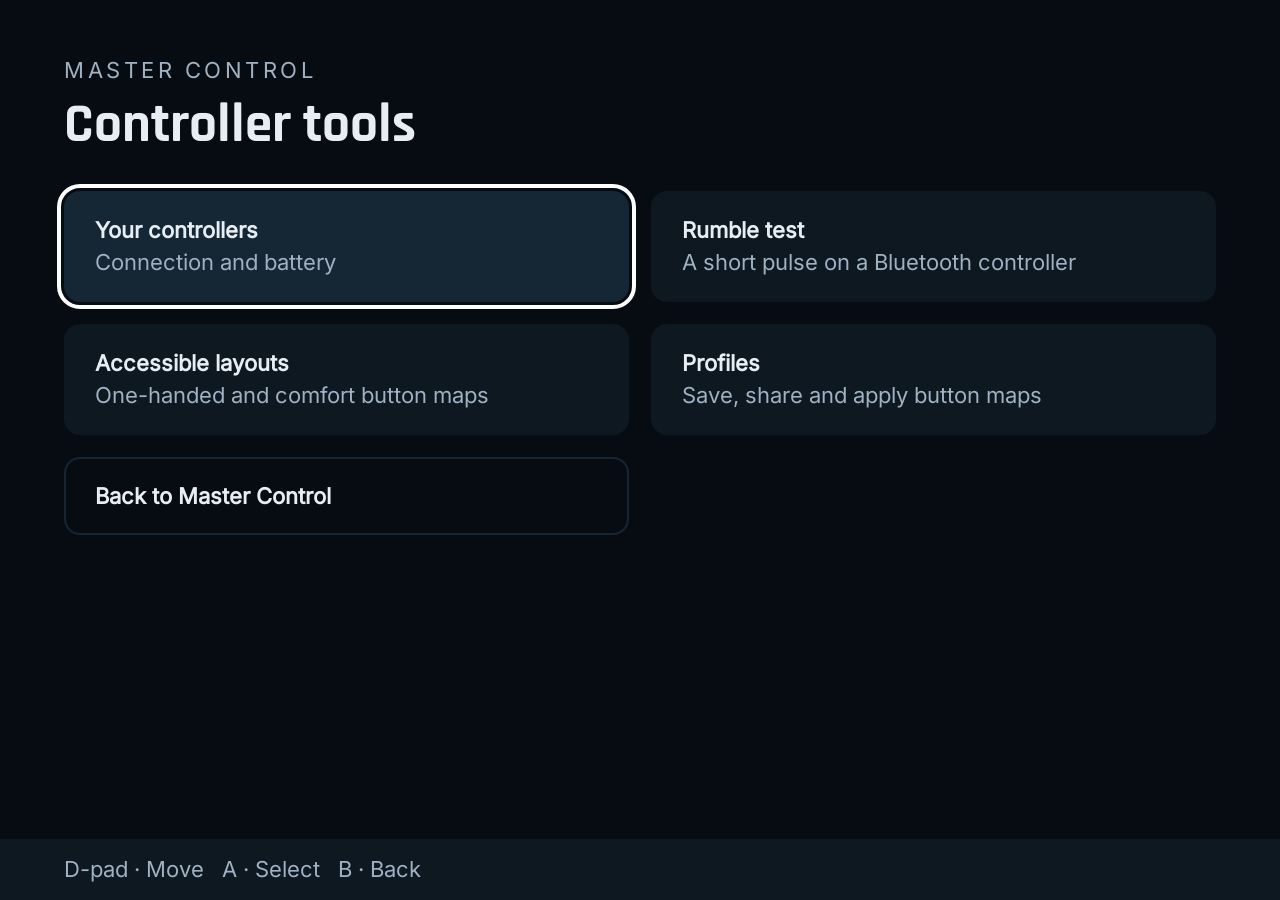
<file: web/tools/index.html>
<!doctype html><html lang="en"><head><meta charset="utf-8"><meta name="viewport" content="width=device-width,initial-scale=1"><meta http-equiv="Content-Security-Policy" content="default-src 'none'; script-src 'self'; style-src 'self'; font-src 'self'; img-src 'self'; connect-src 'none'; base-uri 'none'; form-action 'none'; object-src 'none'"><title>Master Control · Controller tools</title><link rel="stylesheet" href="info/tokens.css"><link rel="stylesheet" href="tools.css"></head><body><main id="content"><p class="eyebrow">MASTER CONTROL</p><h1>Controller tools</h1><nav class="tools">
<a class="tool" href="info/"><strong>Your controllers</strong><span>Connection and battery</span></a>
<a class="tool" href="rumble/"><strong>Rumble test</strong><span>A short pulse on a Bluetooth controller</span></a>
<a class="tool" href="layouts/"><strong>Accessible layouts</strong><span>One-handed and comfort button maps</span></a>
<a class="tool" href="profiles/"><strong>Profiles</strong><span>Save, share and apply button maps</span></a>
<a class="tool back" href="/"><strong>Back to Master Control</strong></a>
</nav></main><footer class="hint" id="hint">D-pad · Move   A · Select   B · Back</footer><script src="tools.js"></script></body></html>
</file>
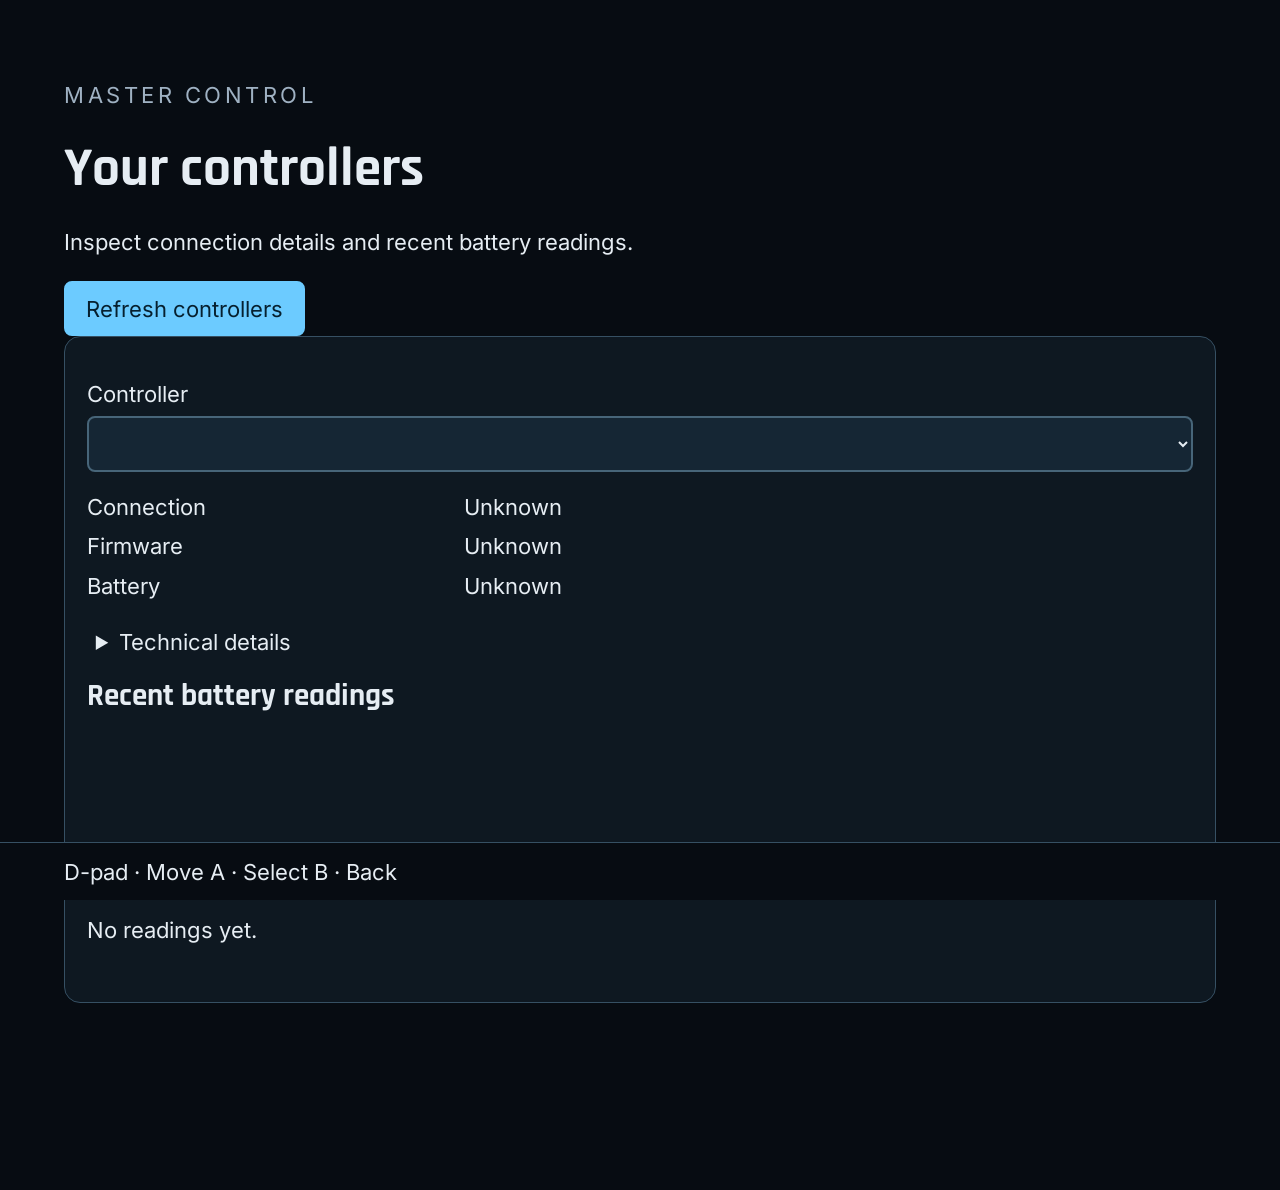
<file: web/tools/info/index.html>
<!doctype html><html lang="en"><head><meta charset="utf-8"><meta name="viewport" content="width=device-width,initial-scale=1"><meta http-equiv="Content-Security-Policy" content="default-src 'none'; script-src 'self'; style-src 'self'; font-src 'self'; img-src 'self'; connect-src 'self'; base-uri 'none'; form-action 'none'; object-src 'none'"><title>Master Control · Your controllers</title><link rel="stylesheet" href="tokens.css"><link rel="stylesheet" href="style.css"><link rel="stylesheet" href="component.css"></head><body><a class="skip" href="#content">Skip to content</a><main id="content"><p class="eyebrow">MASTER CONTROL</p><h1>Your controllers</h1><p>Inspect connection details and recent battery readings.</p><button id="refresh" class="primary">Refresh controllers</button><section class="tile"><label>Controller<select id="pad"></select></label><dl><dt>Connection</dt><dd id="connection">Unknown</dd><dt>Firmware</dt><dd id="firmware">Unknown</dd><dt>Battery</dt><dd id="battery">Unknown</dd></dl><details><summary>Technical details</summary><p id="details">No controller data.</p></details><h2>Recent battery readings</h2><ol class="history" id="history"></ol><p id="result">No readings yet.</p></section><p id="status" role="status" aria-live="polite"></p></main><footer class="hint">D-pad · Move × · Select ○ · Back</footer><script src="../mc-host.js"></script>
<script src="model.js"></script><script src="ui.js"></script><script src="app.js"></script></body></html>
</file>
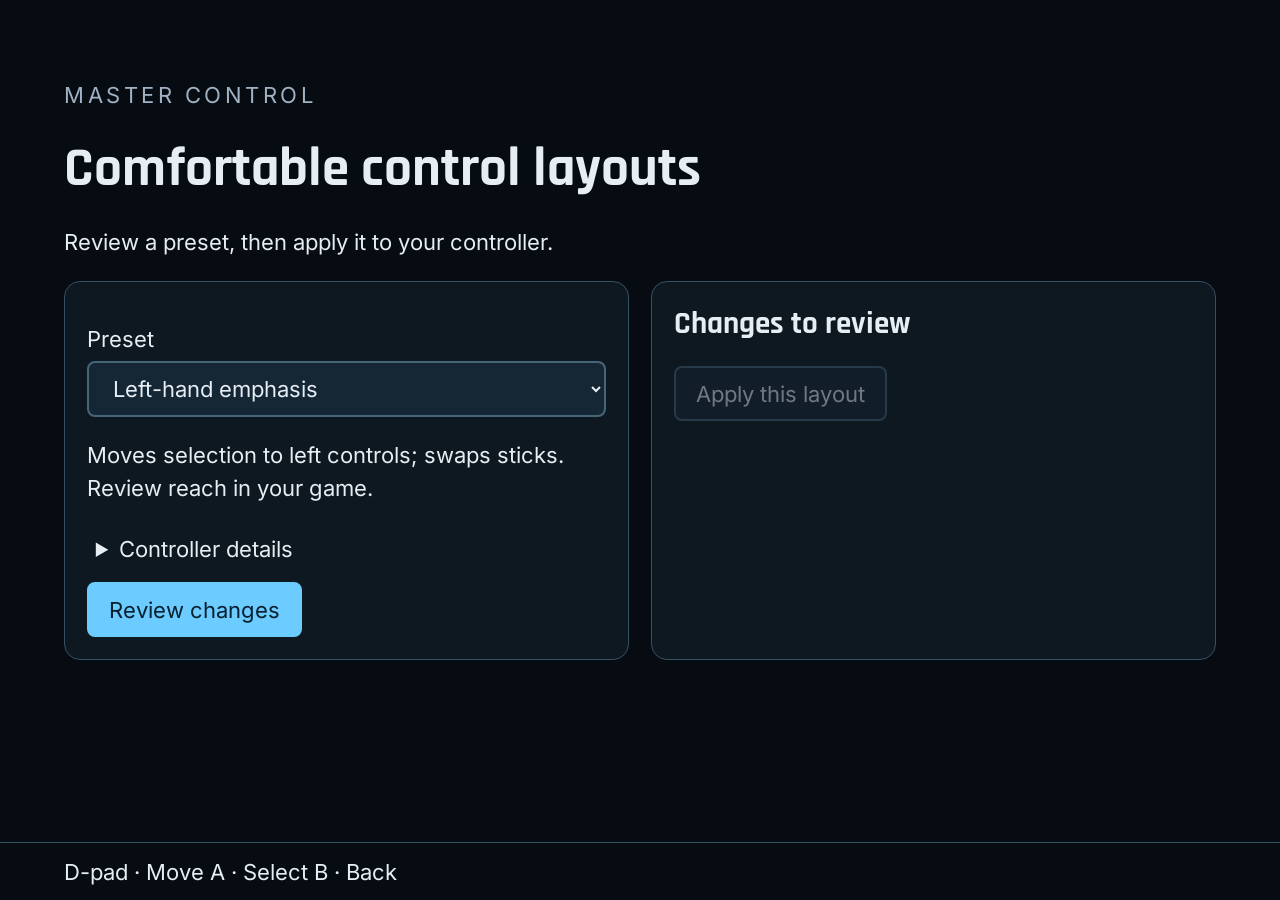
<file: web/tools/layouts/index.html>
<!doctype html><html lang="en"><head><meta charset="utf-8"><meta name="viewport" content="width=device-width,initial-scale=1"><meta http-equiv="Content-Security-Policy" content="default-src 'none'; script-src 'self'; style-src 'self'; font-src 'self'; img-src 'self'; connect-src 'self'; base-uri 'none'; form-action 'none'; object-src 'none'"><title>Master Control · Comfortable control layouts</title><link rel="stylesheet" href="tokens.css"><link rel="stylesheet" href="style.css"><link rel="stylesheet" href="component.css"></head><body><a class="skip" href="#content">Skip to content</a><main id="content"><p class="eyebrow">MASTER CONTROL</p><h1>Comfortable control layouts</h1><p>Review a preset, then apply it to your controller.</p><div class="grid"><section class="tile"><label>Preset<select id="preset"><option value="left">Left-hand emphasis</option><option value="right">Right-hand emphasis</option><option value="shoulders">Lighter face-button reach</option></select></label><p id="description"></p><details><summary>Controller details</summary><label>Controller model code<input id="device" placeholder="VVVV_PPPP" maxlength="9"></label></details><button id="review" class="primary">Review changes</button></section><section class="tile"><h2>Changes to review</h2><ul id="changes"></ul><button id="apply" disabled>Apply this layout</button><p id="result"></p></section></div><p id="status" role="status" aria-live="polite"></p></main><footer class="hint">D-pad · Move × · Select ○ · Back</footer><script src="../mc-host.js"></script>
<script src="model.js"></script><script src="ui.js"></script><script src="app.js"></script></body></html>
</file>
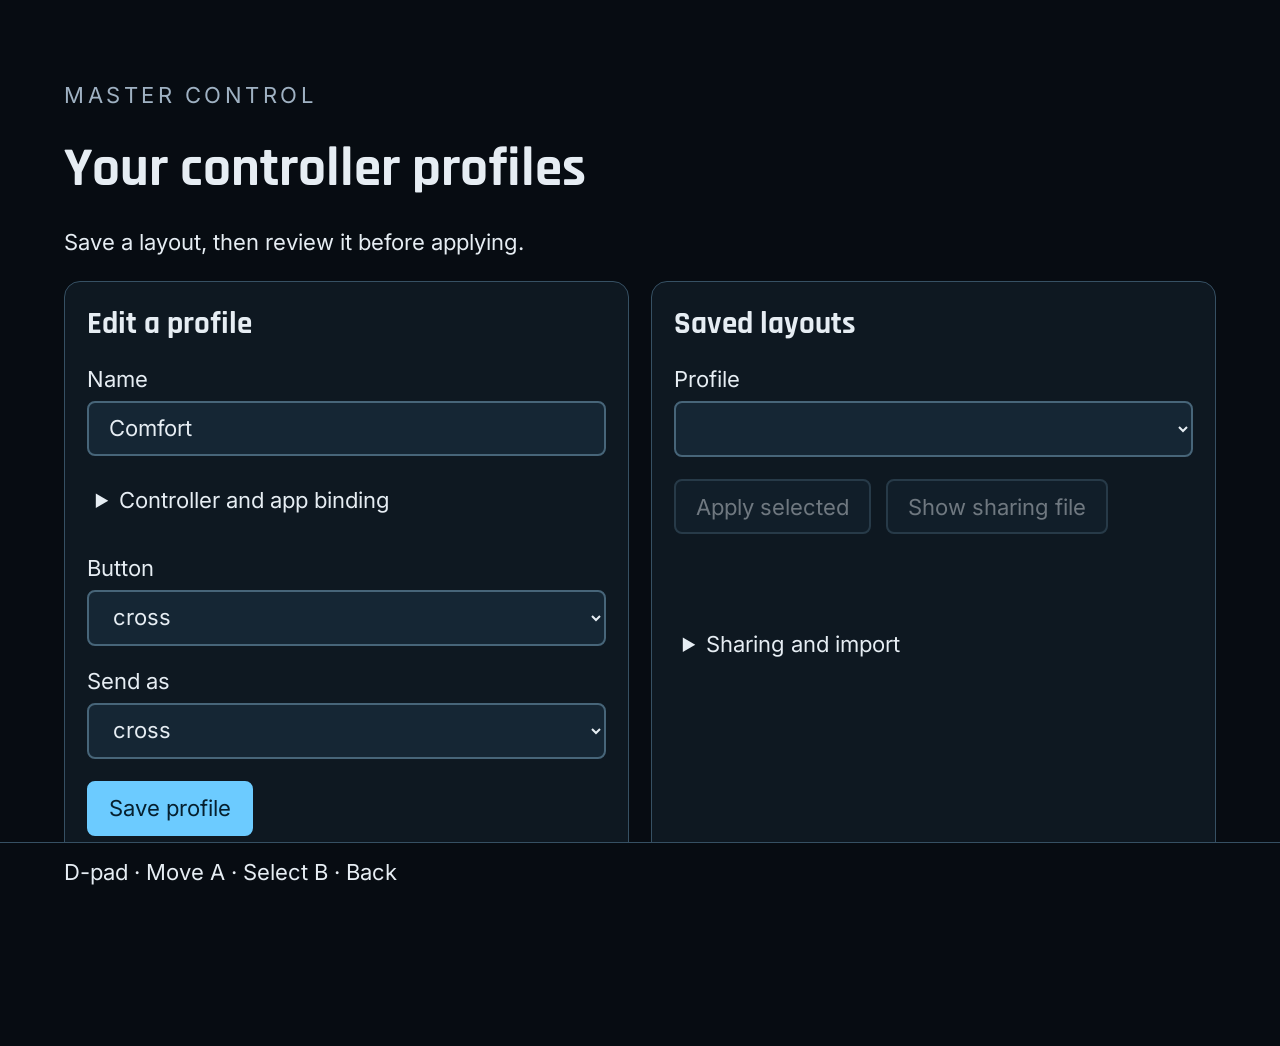
<file: web/tools/profiles/index.html>
<!doctype html><html lang="en"><head><meta charset="utf-8"><meta name="viewport" content="width=device-width,initial-scale=1"><meta http-equiv="Content-Security-Policy" content="default-src 'none'; script-src 'self'; style-src 'self'; font-src 'self'; img-src 'self'; connect-src 'self'; base-uri 'none'; form-action 'none'; object-src 'none'"><title>Master Control · Your controller profiles</title><link rel="stylesheet" href="tokens.css"><link rel="stylesheet" href="style.css"><link rel="stylesheet" href="component.css"></head><body><a class="skip" href="#content">Skip to content</a><main id="content"><p class="eyebrow">MASTER CONTROL</p><h1>Your controller profiles</h1><p>Save a layout, then review it before applying.</p><div class="grid"><section class="tile"><h2>Edit a profile</h2><label>Name<input id="name" maxlength="40" value="Comfort"></label><details><summary>Controller and app binding</summary><label>Controller model code<input id="device" placeholder="VVVV_PPPP" maxlength="9"></label><label>App binding (optional)<input id="app" maxlength="32" placeholder="Installed app ID"></label></details><label>Button<select id="source"><option>cross</option><option>circle</option><option>p1</option><option>l1</option></select></label><label>Send as<select id="target"><option>cross</option><option>r1</option><option>circle</option><option>none</option></select></label><button id="save" class="primary">Save profile</button></section><section class="tile"><h2>Saved layouts</h2><label>Profile<select id="profiles"></select></label><div class="row"><button id="apply">Apply selected</button><button id="share">Show sharing file</button></div><p id="result"></p><details><summary>Sharing and import</summary><label>Profile JSON<textarea id="json" maxlength="12000"></textarea></label><button id="import">Import reviewed profile</button></details></section></div><p id="status" role="status" aria-live="polite"></p></main><footer class="hint">D-pad · Move × · Select ○ · Back</footer><script src="../mc-host.js"></script>
<script src="model.js"></script><script src="ui.js"></script><script src="app.js"></script></body></html>
</file>
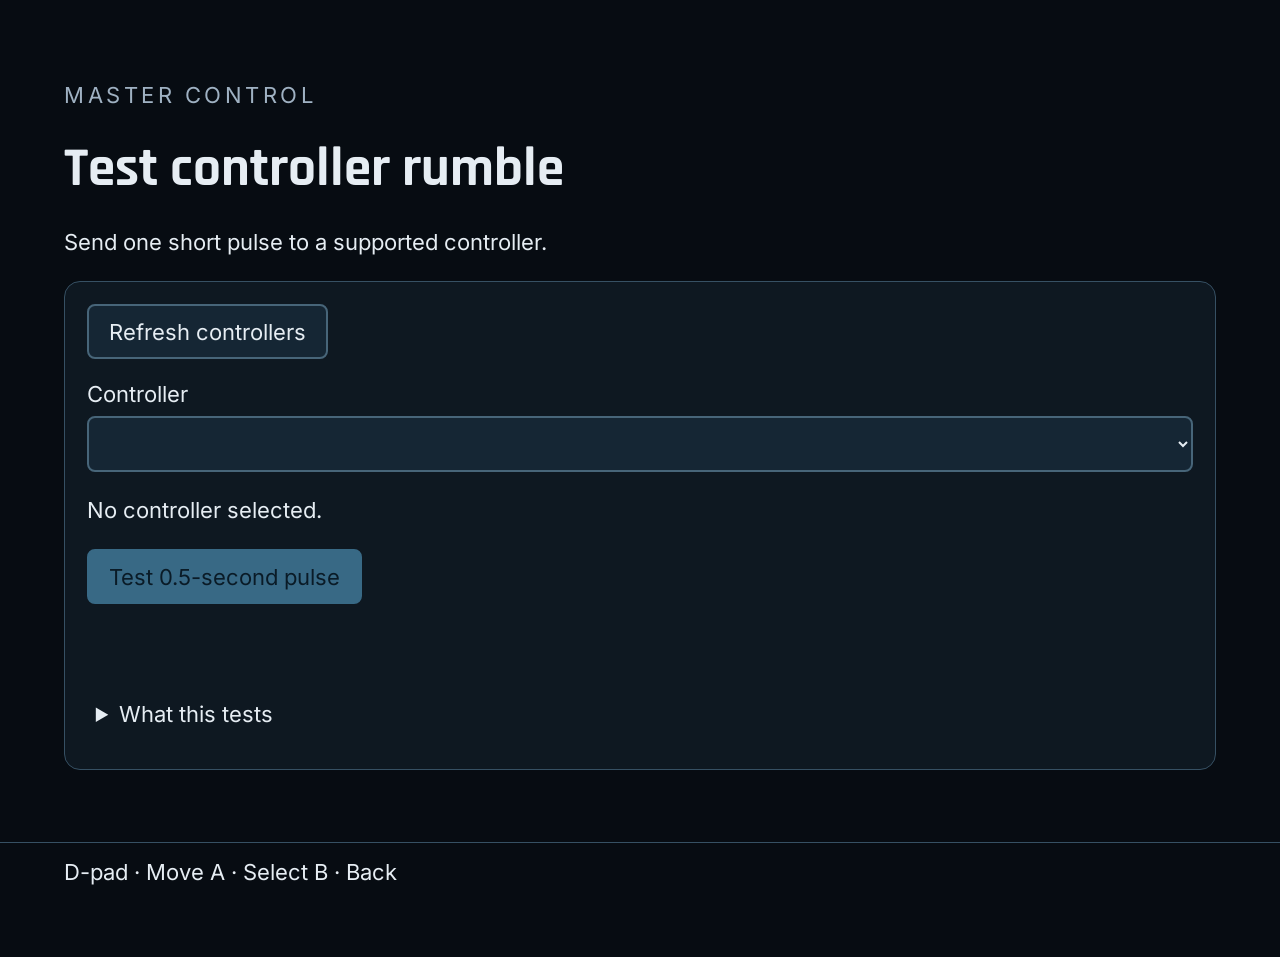
<file: web/tools/rumble/index.html>
<!doctype html><html lang="en"><head><meta charset="utf-8"><meta name="viewport" content="width=device-width,initial-scale=1"><meta http-equiv="Content-Security-Policy" content="default-src 'none'; script-src 'self'; style-src 'self'; font-src 'self'; img-src 'self'; connect-src 'self'; base-uri 'none'; form-action 'none'; object-src 'none'"><title>Master Control · Test controller rumble</title><link rel="stylesheet" href="tokens.css"><link rel="stylesheet" href="style.css"><link rel="stylesheet" href="component.css"></head><body><a class="skip" href="#content">Skip to content</a><main id="content"><p class="eyebrow">MASTER CONTROL</p><h1>Test controller rumble</h1><p>Send one short pulse to a supported controller.</p><section class="tile"><button id="refresh">Refresh controllers</button><label>Controller<select id="pad"></select></label><p id="support">No controller selected.</p><button id="pulse" class="primary" disabled>Test 0.5-second pulse</button><p id="result"></p><details><summary>What this tests</summary><p>This tests ordinary rumble. Adaptive triggers and advanced haptics are not exposed by the current API.</p></details></section><p id="status" role="status" aria-live="polite"></p></main><footer class="hint">D-pad · Move × · Select ○ · Back</footer><script src="../mc-host.js"></script>
<script src="model.js"></script><script src="ui.js"></script><script src="app.js"></script></body></html>
</file>
<file: web/tools/info/tokens.css>
:root{--ob-ground:#070C12;--ob-panel:#0E1821;--ob-panel-raised:#152634;--ob-text:#E6EDF3;--ob-muted:#9FB1C2;--ob-accent:#6CCBFF;--ob-accent-ink:#06202F;--ob-success:#94E8B4;--ob-warning:#FFD28A;--ob-danger:#FFACAB;--ob-focus:#FFFFFF;--ob-space-1:8px;--ob-space-2:16px;--ob-space-3:24px;--ob-space-4:32px;--ob-space-5:48px;--ob-radius:16px;--ob-radius-small:8px;--ob-body-size:22px;--ob-target:56px;--ob-motion-fast:120ms;--ob-elevation:0 4px 0 #00000040;}
@media(prefers-reduced-motion:reduce){:root{--ob-motion-fast:0ms}}
</file>
<file: web/tools/tools.css>
@font-face{font-family:Inter;src:url(info/fonts/inter-latin-400-normal.woff2)}@font-face{font-family:Rajdhani;src:url(info/fonts/rajdhani-latin-700-normal.woff2);font-weight:700}
*{box-sizing:border-box}html{font-size:clamp(22px,1.15vw,44px)}body{background:var(--ob-ground);color:var(--ob-text);font-family:Inter,sans-serif;margin:0;padding:2.6rem 5vw 5rem}
h1{font-family:Rajdhani,sans-serif;font-weight:700;font-size:2.5rem;margin:.3rem 0 1.4rem}.eyebrow{color:var(--ob-muted);letter-spacing:.16em;font-size:1rem;margin:0}
.tools{display:grid;grid-template-columns:repeat(auto-fit,minmax(18rem,1fr));gap:1rem;max-width:60rem}
.tool{display:grid;gap:.3rem;min-height:var(--ob-target);padding:1.1rem 1.3rem;background:var(--ob-panel);border:2px solid transparent;border-radius:var(--ob-radius);color:var(--ob-text);text-decoration:none}
.tool span{color:var(--ob-muted)}.tool.back{background:transparent;border-color:var(--ob-panel-raised)}
.tool:focus{outline:4px solid var(--ob-focus);outline-offset:3px;background:var(--ob-panel-raised)}
.hint{white-space:pre;position:fixed;left:0;right:0;bottom:0;padding:.8rem 5vw;background:var(--ob-panel);color:var(--ob-muted)}
</file>
<file: web/tools/info/style.css>
@font-face{font-family:Inter;src:url(fonts/inter-latin-400-normal.woff2)}@font-face{font-family:Rajdhani;src:url(fonts/rajdhani-latin-700-normal.woff2);font-weight:700}*{box-sizing:border-box}[hidden]{display:none!important}html{font-size:clamp(22px,1.15vw,44px)}body{background:var(--ob-ground);color:var(--ob-text);font-family:Inter,sans-serif;margin:0;padding:2.6rem 5vw 5rem}h1,h2,h3{font-family:Rajdhani,sans-serif;font-weight:700}h1{font-size:2.5rem;margin:.3rem 0}h2{font-size:1.5rem;margin:0 0 1rem}p{line-height:1.5}.eyebrow{color:var(--ob-muted);letter-spacing:.16em;font-size:1rem}.row{display:flex;gap:.7rem;align-items:center;flex-wrap:wrap}.toolbar{display:flex;justify-content:space-between;align-items:center;gap:1rem;margin:1.5rem 0}.grid{display:grid;grid-template-columns:repeat(4,minmax(0,1fr));gap:1rem}button,input,select,textarea{font:inherit;border:2px solid #476579;border-radius:8px;min-height:2.5rem;padding:.55rem .9rem;background:#152634;color:var(--ob-text)}button{cursor:pointer}button.primary{background:var(--ob-accent);color:var(--ob-accent-ink);border-color:var(--ob-accent)}button:disabled{opacity:.45;cursor:default}button:focus,a:focus,input:focus,select:focus{outline:4px solid white;outline-offset:5px}.tile{padding:1rem;background:var(--ob-panel);border:1px solid #365063;border-radius:16px;min-width:0}.tile .open{display:flex;flex-direction:column;align-items:flex-start;gap:.7rem;width:100%;min-height:8.2rem;border:0;text-align:left;background:none;padding:.5rem;overflow:hidden}.tile h2{margin:0;font-size:1.4rem;overflow-wrap:anywhere}.tile small{font-size:1rem;color:var(--ob-muted);max-width:100%;white-space:nowrap;overflow:hidden;text-overflow:ellipsis}.favicon,.initial{width:2.8rem;height:2.8rem;border-radius:10px;display:flex;align-items:center;justify-content:center;background:#234456;font-size:1.6rem;color:#a6e2ff}.tile.selected{border:4px solid #6ccbff;padding:calc(1rem - 3px)}label{display:block;margin:1rem 0}label input,label select,label textarea{display:block;margin-top:.4rem;width:100%}.overlay{position:fixed;inset:0;background:#000a;z-index:10;display:flex;align-items:center;justify-content:center;padding:3rem}.dialog{background:#0e1821;border:2px solid #476579;border-radius:18px;padding:1.5rem;width:min(36rem,90vw);max-height:88vh;overflow:auto}.danger{color:#ffacab}#status{min-height:1.5em;color:#9fb1c2}.hint{position:fixed;bottom:0;left:0;right:0;background:#070c12;border-top:1px solid #365063;padding:.7rem 5vw;font-size:1rem}.empty{padding:2rem;border:1px dashed #476579;border-radius:16px}.error{border:1px solid #ffacab;padding:1rem}.skip{position:fixed;left:1rem;top:-5rem}.skip:focus{top:1rem;background:#070c12;padding:1rem;color:white;z-index:20}@media(max-width:1200px){.grid{grid-template-columns:repeat(3,minmax(0,1fr))}}@media(max-width:850px){.grid{grid-template-columns:repeat(2,minmax(0,1fr))}.toolbar{align-items:flex-start;flex-direction:column}}@media(prefers-reduced-motion:reduce){*{animation:none!important;transition:none!important;scroll-behavior:auto!important}}
</file>
<file: web/tools/info/component.css>
.grid{grid-template-columns:repeat(2,minmax(0,1fr))}.wide{grid-column:1/-1}pre,output{white-space:pre-wrap;overflow-wrap:anywhere;font:inherit}textarea{min-height:5rem}dl{display:grid;grid-template-columns:1fr 2fr;gap:.6rem}dd{margin:0}li{margin:.5rem 0}.history{display:flex;align-items:end;gap:.4rem;height:7rem}.history meter{width:100%;height:1.6rem}.history li{flex:1;list-style:none}#result{min-height:2rem}fieldset{border:1px solid #476579;border-radius:12px}legend{padding:.4rem}.muted{color:#9fb1c2}textarea:focus{outline:4px solid white;outline-offset:5px}summary{min-height:2.5rem;padding:.4rem;cursor:pointer}summary:focus{outline:4px solid white;outline-offset:5px}
</file>
<file: web/tools/layouts/tokens.css>
:root{--ob-ground:#070C12;--ob-panel:#0E1821;--ob-panel-raised:#152634;--ob-text:#E6EDF3;--ob-muted:#9FB1C2;--ob-accent:#6CCBFF;--ob-accent-ink:#06202F;--ob-success:#94E8B4;--ob-warning:#FFD28A;--ob-danger:#FFACAB;--ob-focus:#FFFFFF;--ob-space-1:8px;--ob-space-2:16px;--ob-space-3:24px;--ob-space-4:32px;--ob-space-5:48px;--ob-radius:16px;--ob-radius-small:8px;--ob-body-size:22px;--ob-target:56px;--ob-motion-fast:120ms;--ob-elevation:0 4px 0 #00000040;}
@media(prefers-reduced-motion:reduce){:root{--ob-motion-fast:0ms}}
</file>
<file: web/tools/layouts/style.css>
@font-face{font-family:Inter;src:url(fonts/inter-latin-400-normal.woff2)}@font-face{font-family:Rajdhani;src:url(fonts/rajdhani-latin-700-normal.woff2);font-weight:700}*{box-sizing:border-box}[hidden]{display:none!important}html{font-size:clamp(22px,1.15vw,44px)}body{background:var(--ob-ground);color:var(--ob-text);font-family:Inter,sans-serif;margin:0;padding:2.6rem 5vw 5rem}h1,h2,h3{font-family:Rajdhani,sans-serif;font-weight:700}h1{font-size:2.5rem;margin:.3rem 0}h2{font-size:1.5rem;margin:0 0 1rem}p{line-height:1.5}.eyebrow{color:var(--ob-muted);letter-spacing:.16em;font-size:1rem}.row{display:flex;gap:.7rem;align-items:center;flex-wrap:wrap}.toolbar{display:flex;justify-content:space-between;align-items:center;gap:1rem;margin:1.5rem 0}.grid{display:grid;grid-template-columns:repeat(4,minmax(0,1fr));gap:1rem}button,input,select,textarea{font:inherit;border:2px solid #476579;border-radius:8px;min-height:2.5rem;padding:.55rem .9rem;background:#152634;color:var(--ob-text)}button{cursor:pointer}button.primary{background:var(--ob-accent);color:var(--ob-accent-ink);border-color:var(--ob-accent)}button:disabled{opacity:.45;cursor:default}button:focus,a:focus,input:focus,select:focus{outline:4px solid white;outline-offset:5px}.tile{padding:1rem;background:var(--ob-panel);border:1px solid #365063;border-radius:16px;min-width:0}.tile .open{display:flex;flex-direction:column;align-items:flex-start;gap:.7rem;width:100%;min-height:8.2rem;border:0;text-align:left;background:none;padding:.5rem;overflow:hidden}.tile h2{margin:0;font-size:1.4rem;overflow-wrap:anywhere}.tile small{font-size:1rem;color:var(--ob-muted);max-width:100%;white-space:nowrap;overflow:hidden;text-overflow:ellipsis}.favicon,.initial{width:2.8rem;height:2.8rem;border-radius:10px;display:flex;align-items:center;justify-content:center;background:#234456;font-size:1.6rem;color:#a6e2ff}.tile.selected{border:4px solid #6ccbff;padding:calc(1rem - 3px)}label{display:block;margin:1rem 0}label input,label select,label textarea{display:block;margin-top:.4rem;width:100%}.overlay{position:fixed;inset:0;background:#000a;z-index:10;display:flex;align-items:center;justify-content:center;padding:3rem}.dialog{background:#0e1821;border:2px solid #476579;border-radius:18px;padding:1.5rem;width:min(36rem,90vw);max-height:88vh;overflow:auto}.danger{color:#ffacab}#status{min-height:1.5em;color:#9fb1c2}.hint{position:fixed;bottom:0;left:0;right:0;background:#070c12;border-top:1px solid #365063;padding:.7rem 5vw;font-size:1rem}.empty{padding:2rem;border:1px dashed #476579;border-radius:16px}.error{border:1px solid #ffacab;padding:1rem}.skip{position:fixed;left:1rem;top:-5rem}.skip:focus{top:1rem;background:#070c12;padding:1rem;color:white;z-index:20}@media(max-width:1200px){.grid{grid-template-columns:repeat(3,minmax(0,1fr))}}@media(max-width:850px){.grid{grid-template-columns:repeat(2,minmax(0,1fr))}.toolbar{align-items:flex-start;flex-direction:column}}@media(prefers-reduced-motion:reduce){*{animation:none!important;transition:none!important;scroll-behavior:auto!important}}
</file>
<file: web/tools/layouts/component.css>
.grid{grid-template-columns:repeat(2,minmax(0,1fr))}.wide{grid-column:1/-1}pre,output{white-space:pre-wrap;overflow-wrap:anywhere;font:inherit}textarea{min-height:5rem}dl{display:grid;grid-template-columns:1fr 2fr;gap:.6rem}dd{margin:0}li{margin:.5rem 0}.history{display:flex;align-items:end;gap:.4rem;height:7rem}.history meter{width:100%;height:1.6rem}.history li{flex:1;list-style:none}#result{min-height:2rem}fieldset{border:1px solid #476579;border-radius:12px}legend{padding:.4rem}.muted{color:#9fb1c2}textarea:focus{outline:4px solid white;outline-offset:5px}summary{min-height:2.5rem;padding:.4rem;cursor:pointer}summary:focus{outline:4px solid white;outline-offset:5px}
</file>
<file: web/tools/profiles/tokens.css>
:root{--ob-ground:#070C12;--ob-panel:#0E1821;--ob-panel-raised:#152634;--ob-text:#E6EDF3;--ob-muted:#9FB1C2;--ob-accent:#6CCBFF;--ob-accent-ink:#06202F;--ob-success:#94E8B4;--ob-warning:#FFD28A;--ob-danger:#FFACAB;--ob-focus:#FFFFFF;--ob-space-1:8px;--ob-space-2:16px;--ob-space-3:24px;--ob-space-4:32px;--ob-space-5:48px;--ob-radius:16px;--ob-radius-small:8px;--ob-body-size:22px;--ob-target:56px;--ob-motion-fast:120ms;--ob-elevation:0 4px 0 #00000040;}
@media(prefers-reduced-motion:reduce){:root{--ob-motion-fast:0ms}}
</file>
<file: web/tools/profiles/style.css>
@font-face{font-family:Inter;src:url(fonts/inter-latin-400-normal.woff2)}@font-face{font-family:Rajdhani;src:url(fonts/rajdhani-latin-700-normal.woff2);font-weight:700}*{box-sizing:border-box}[hidden]{display:none!important}html{font-size:clamp(22px,1.15vw,44px)}body{background:var(--ob-ground);color:var(--ob-text);font-family:Inter,sans-serif;margin:0;padding:2.6rem 5vw 5rem}h1,h2,h3{font-family:Rajdhani,sans-serif;font-weight:700}h1{font-size:2.5rem;margin:.3rem 0}h2{font-size:1.5rem;margin:0 0 1rem}p{line-height:1.5}.eyebrow{color:var(--ob-muted);letter-spacing:.16em;font-size:1rem}.row{display:flex;gap:.7rem;align-items:center;flex-wrap:wrap}.toolbar{display:flex;justify-content:space-between;align-items:center;gap:1rem;margin:1.5rem 0}.grid{display:grid;grid-template-columns:repeat(4,minmax(0,1fr));gap:1rem}button,input,select,textarea{font:inherit;border:2px solid #476579;border-radius:8px;min-height:2.5rem;padding:.55rem .9rem;background:#152634;color:var(--ob-text)}button{cursor:pointer}button.primary{background:var(--ob-accent);color:var(--ob-accent-ink);border-color:var(--ob-accent)}button:disabled{opacity:.45;cursor:default}button:focus,a:focus,input:focus,select:focus{outline:4px solid white;outline-offset:5px}.tile{padding:1rem;background:var(--ob-panel);border:1px solid #365063;border-radius:16px;min-width:0}.tile .open{display:flex;flex-direction:column;align-items:flex-start;gap:.7rem;width:100%;min-height:8.2rem;border:0;text-align:left;background:none;padding:.5rem;overflow:hidden}.tile h2{margin:0;font-size:1.4rem;overflow-wrap:anywhere}.tile small{font-size:1rem;color:var(--ob-muted);max-width:100%;white-space:nowrap;overflow:hidden;text-overflow:ellipsis}.favicon,.initial{width:2.8rem;height:2.8rem;border-radius:10px;display:flex;align-items:center;justify-content:center;background:#234456;font-size:1.6rem;color:#a6e2ff}.tile.selected{border:4px solid #6ccbff;padding:calc(1rem - 3px)}label{display:block;margin:1rem 0}label input,label select,label textarea{display:block;margin-top:.4rem;width:100%}.overlay{position:fixed;inset:0;background:#000a;z-index:10;display:flex;align-items:center;justify-content:center;padding:3rem}.dialog{background:#0e1821;border:2px solid #476579;border-radius:18px;padding:1.5rem;width:min(36rem,90vw);max-height:88vh;overflow:auto}.danger{color:#ffacab}#status{min-height:1.5em;color:#9fb1c2}.hint{position:fixed;bottom:0;left:0;right:0;background:#070c12;border-top:1px solid #365063;padding:.7rem 5vw;font-size:1rem}.empty{padding:2rem;border:1px dashed #476579;border-radius:16px}.error{border:1px solid #ffacab;padding:1rem}.skip{position:fixed;left:1rem;top:-5rem}.skip:focus{top:1rem;background:#070c12;padding:1rem;color:white;z-index:20}@media(max-width:1200px){.grid{grid-template-columns:repeat(3,minmax(0,1fr))}}@media(max-width:850px){.grid{grid-template-columns:repeat(2,minmax(0,1fr))}.toolbar{align-items:flex-start;flex-direction:column}}@media(prefers-reduced-motion:reduce){*{animation:none!important;transition:none!important;scroll-behavior:auto!important}}
</file>
<file: web/tools/profiles/component.css>
.grid{grid-template-columns:repeat(2,minmax(0,1fr))}.wide{grid-column:1/-1}pre,output{white-space:pre-wrap;overflow-wrap:anywhere;font:inherit}textarea{min-height:5rem}dl{display:grid;grid-template-columns:1fr 2fr;gap:.6rem}dd{margin:0}li{margin:.5rem 0}.history{display:flex;align-items:end;gap:.4rem;height:7rem}.history meter{width:100%;height:1.6rem}.history li{flex:1;list-style:none}#result{min-height:2rem}fieldset{border:1px solid #476579;border-radius:12px}legend{padding:.4rem}.muted{color:#9fb1c2}textarea:focus{outline:4px solid white;outline-offset:5px}summary{min-height:2.5rem;padding:.4rem;cursor:pointer}summary:focus{outline:4px solid white;outline-offset:5px}
</file>
<file: web/tools/rumble/tokens.css>
:root{--ob-ground:#070C12;--ob-panel:#0E1821;--ob-panel-raised:#152634;--ob-text:#E6EDF3;--ob-muted:#9FB1C2;--ob-accent:#6CCBFF;--ob-accent-ink:#06202F;--ob-success:#94E8B4;--ob-warning:#FFD28A;--ob-danger:#FFACAB;--ob-focus:#FFFFFF;--ob-space-1:8px;--ob-space-2:16px;--ob-space-3:24px;--ob-space-4:32px;--ob-space-5:48px;--ob-radius:16px;--ob-radius-small:8px;--ob-body-size:22px;--ob-target:56px;--ob-motion-fast:120ms;--ob-elevation:0 4px 0 #00000040;}
@media(prefers-reduced-motion:reduce){:root{--ob-motion-fast:0ms}}
</file>
<file: web/tools/rumble/style.css>
@font-face{font-family:Inter;src:url(fonts/inter-latin-400-normal.woff2)}@font-face{font-family:Rajdhani;src:url(fonts/rajdhani-latin-700-normal.woff2);font-weight:700}*{box-sizing:border-box}[hidden]{display:none!important}html{font-size:clamp(22px,1.15vw,44px)}body{background:var(--ob-ground);color:var(--ob-text);font-family:Inter,sans-serif;margin:0;padding:2.6rem 5vw 5rem}h1,h2,h3{font-family:Rajdhani,sans-serif;font-weight:700}h1{font-size:2.5rem;margin:.3rem 0}h2{font-size:1.5rem;margin:0 0 1rem}p{line-height:1.5}.eyebrow{color:var(--ob-muted);letter-spacing:.16em;font-size:1rem}.row{display:flex;gap:.7rem;align-items:center;flex-wrap:wrap}.toolbar{display:flex;justify-content:space-between;align-items:center;gap:1rem;margin:1.5rem 0}.grid{display:grid;grid-template-columns:repeat(4,minmax(0,1fr));gap:1rem}button,input,select,textarea{font:inherit;border:2px solid #476579;border-radius:8px;min-height:2.5rem;padding:.55rem .9rem;background:#152634;color:var(--ob-text)}button{cursor:pointer}button.primary{background:var(--ob-accent);color:var(--ob-accent-ink);border-color:var(--ob-accent)}button:disabled{opacity:.45;cursor:default}button:focus,a:focus,input:focus,select:focus{outline:4px solid white;outline-offset:5px}.tile{padding:1rem;background:var(--ob-panel);border:1px solid #365063;border-radius:16px;min-width:0}.tile .open{display:flex;flex-direction:column;align-items:flex-start;gap:.7rem;width:100%;min-height:8.2rem;border:0;text-align:left;background:none;padding:.5rem;overflow:hidden}.tile h2{margin:0;font-size:1.4rem;overflow-wrap:anywhere}.tile small{font-size:1rem;color:var(--ob-muted);max-width:100%;white-space:nowrap;overflow:hidden;text-overflow:ellipsis}.favicon,.initial{width:2.8rem;height:2.8rem;border-radius:10px;display:flex;align-items:center;justify-content:center;background:#234456;font-size:1.6rem;color:#a6e2ff}.tile.selected{border:4px solid #6ccbff;padding:calc(1rem - 3px)}label{display:block;margin:1rem 0}label input,label select,label textarea{display:block;margin-top:.4rem;width:100%}.overlay{position:fixed;inset:0;background:#000a;z-index:10;display:flex;align-items:center;justify-content:center;padding:3rem}.dialog{background:#0e1821;border:2px solid #476579;border-radius:18px;padding:1.5rem;width:min(36rem,90vw);max-height:88vh;overflow:auto}.danger{color:#ffacab}#status{min-height:1.5em;color:#9fb1c2}.hint{position:fixed;bottom:0;left:0;right:0;background:#070c12;border-top:1px solid #365063;padding:.7rem 5vw;font-size:1rem}.empty{padding:2rem;border:1px dashed #476579;border-radius:16px}.error{border:1px solid #ffacab;padding:1rem}.skip{position:fixed;left:1rem;top:-5rem}.skip:focus{top:1rem;background:#070c12;padding:1rem;color:white;z-index:20}@media(max-width:1200px){.grid{grid-template-columns:repeat(3,minmax(0,1fr))}}@media(max-width:850px){.grid{grid-template-columns:repeat(2,minmax(0,1fr))}.toolbar{align-items:flex-start;flex-direction:column}}@media(prefers-reduced-motion:reduce){*{animation:none!important;transition:none!important;scroll-behavior:auto!important}}
</file>
<file: web/tools/rumble/component.css>
.grid{grid-template-columns:repeat(2,minmax(0,1fr))}.wide{grid-column:1/-1}pre,output{white-space:pre-wrap;overflow-wrap:anywhere;font:inherit}textarea{min-height:5rem}dl{display:grid;grid-template-columns:1fr 2fr;gap:.6rem}dd{margin:0}li{margin:.5rem 0}.history{display:flex;align-items:end;gap:.4rem;height:7rem}.history meter{width:100%;height:1.6rem}.history li{flex:1;list-style:none}#result{min-height:2rem}fieldset{border:1px solid #476579;border-radius:12px}legend{padding:.4rem}.muted{color:#9fb1c2}textarea:focus{outline:4px solid white;outline-offset:5px}summary{min-height:2.5rem;padding:.4rem;cursor:pointer}summary:focus{outline:4px solid white;outline-offset:5px}
</file>
